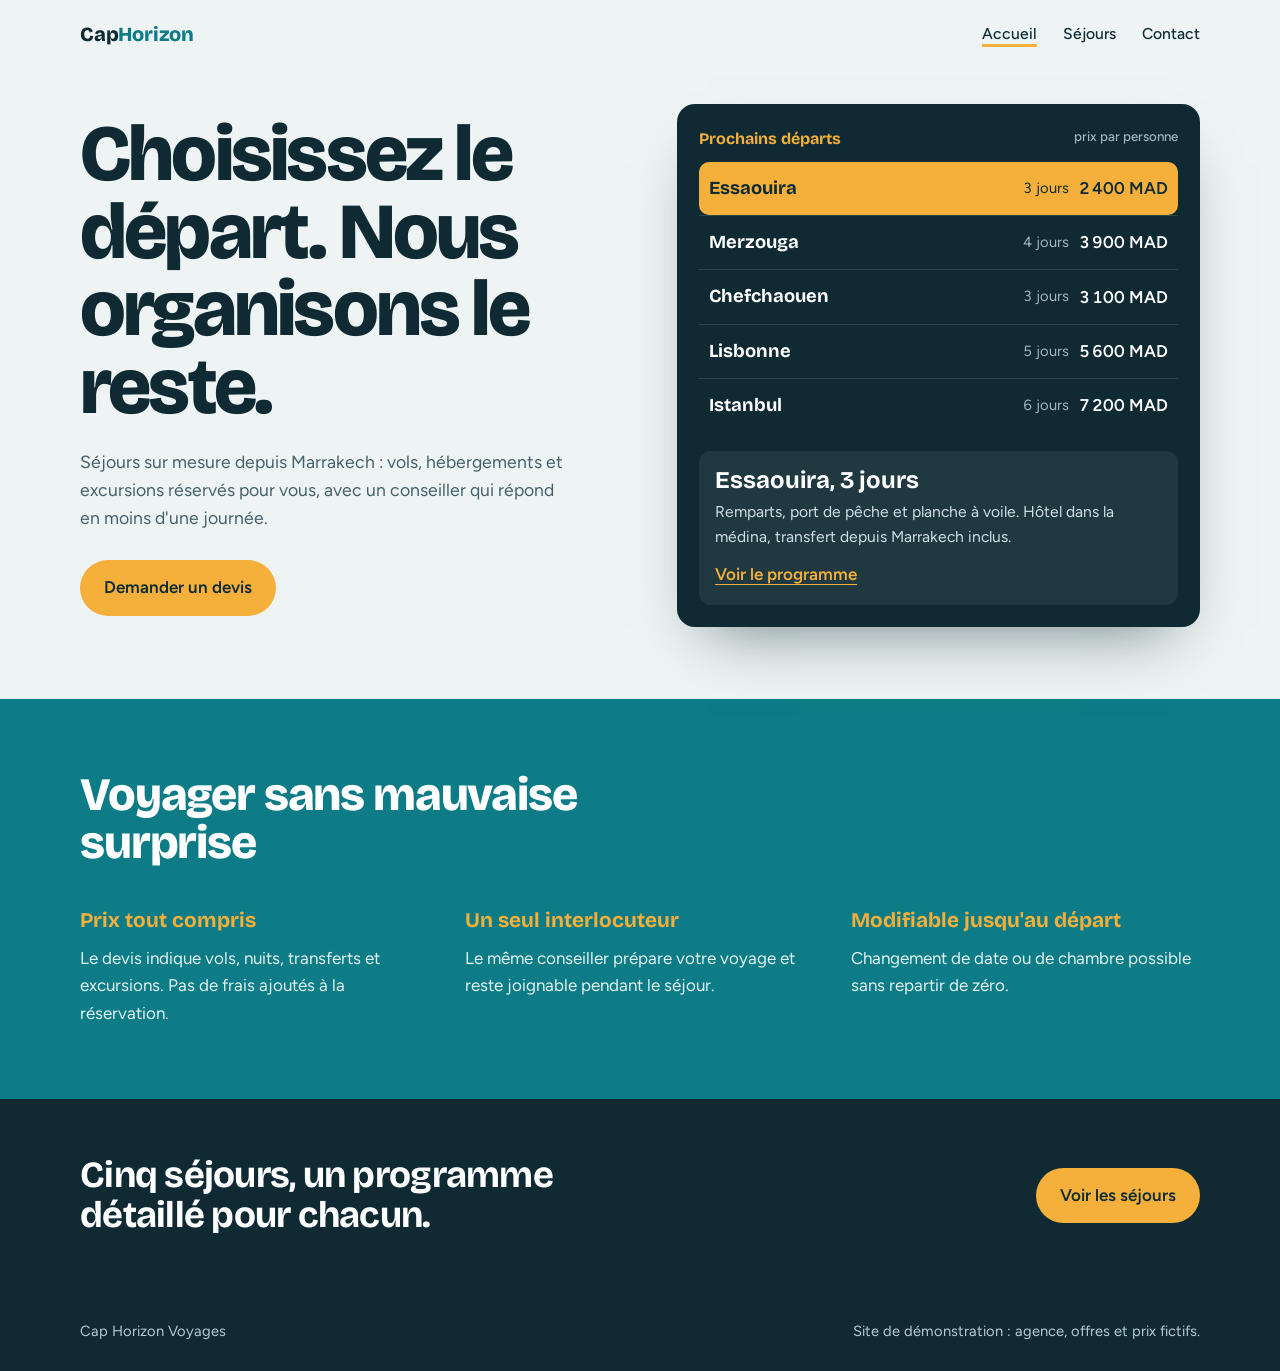
<file: index.html>
<!doctype html>
<html lang="fr">
<head>
<meta charset="utf-8">
<meta name="viewport" content="width=device-width, initial-scale=1">
<title>Cap Horizon Voyages — Agence de voyages à Marrakech</title>
<meta name="description" content="Cap Horizon Voyages : séjours sur mesure depuis Marrakech. Site de démonstration.">
<link rel="preconnect" href="https://fonts.googleapis.com">
<link rel="preconnect" href="https://fonts.gstatic.com" crossorigin>
<link href="https://fonts.googleapis.com/css2?family=Bricolage+Grotesque:opsz,wght@12..96,500;12..96,700;12..96,800&family=Figtree:wght@400;500;600&display=swap" rel="stylesheet">
<link rel="stylesheet" href="style.css">
</head>
<body>
<div class="wrap">
  <header class="top">
    <a class="logo" href="index.html">Cap<span>Horizon</span></a>
    <nav aria-label="Navigation principale">
      <a href="index.html" aria-current="page">Accueil</a>
      <a href="sejours.html">Séjours</a>
      <a href="contact.html">Contact</a>
    </nav>
  </header>
</div>
<div class="wrap">
  <div class="hero">
    <div>
      <h1>Choisissez le départ. Nous organisons le reste.</h1>
      <p class="lead">Séjours sur mesure depuis Marrakech : vols, hébergements et excursions réservés pour vous, avec un conseiller qui répond en moins d'une journée.</p>
      <a class="btn alt" href="contact.html">Demander un devis</a>
    </div>
    <div class="board" aria-label="Tableau des départs">
      <h2>Prochains départs <small>prix par personne</small></h2>
      <ul class="rows" id="rows"></ul>
      <div class="detail" id="detail" aria-live="polite"></div>
    </div>
  </div>
</div>

<section class="band">
  <div class="wrap">
    <h2 class="title">Voyager sans mauvaise surprise</h2>
    <div class="points">
      <div><h3>Prix tout compris</h3><p>Le devis indique vols, nuits, transferts et excursions. Pas de frais ajoutés à la réservation.</p></div>
      <div><h3>Un seul interlocuteur</h3><p>Le même conseiller prépare votre voyage et reste joignable pendant le séjour.</p></div>
      <div><h3>Modifiable jusqu'au départ</h3><p>Changement de date ou de chambre possible sans repartir de zéro.</p></div>
    </div>
  </div>
</section>

<div class="cta-band">
  <div class="wrap">
    <h2>Cinq séjours, un programme détaillé pour chacun.</h2>
    <a class="btn alt" href="sejours.html">Voir les séjours</a>
  </div>
</div>
<footer>
  <div class="wrap">
    <span>Cap Horizon Voyages</span>
    <span>Site de démonstration : agence, offres et prix fictifs.</span>
  </div>
</footer>
<script src="trips.js"></script>
<script>
const rows=document.getElementById("rows"),detail=document.getElementById("detail");
TRIPS.forEach((t,i)=>rows.insertAdjacentHTML("beforeend",`<li><button type="button" data-i="${i}" aria-pressed="false"><span class="city">${t.n}</span><span class="dur">${t.d}</span><span class="price">${fmt(t.p)}</span></button></li>`));
function show(i){
  const t=TRIPS[i];
  rows.querySelectorAll("button").forEach(b=>b.setAttribute("aria-pressed",b.dataset.i==i));
  detail.innerHTML=`<h3>${t.n}, ${t.d}</h3><p>${t.t}</p><a class="go" href="sejours.html#${t.n.toLowerCase()}">Voir le programme</a>`;
}
rows.addEventListener("click",e=>{const b=e.target.closest("button");if(b)show(+b.dataset.i)});
show(0);
</script>
</body>
</html>
</file>
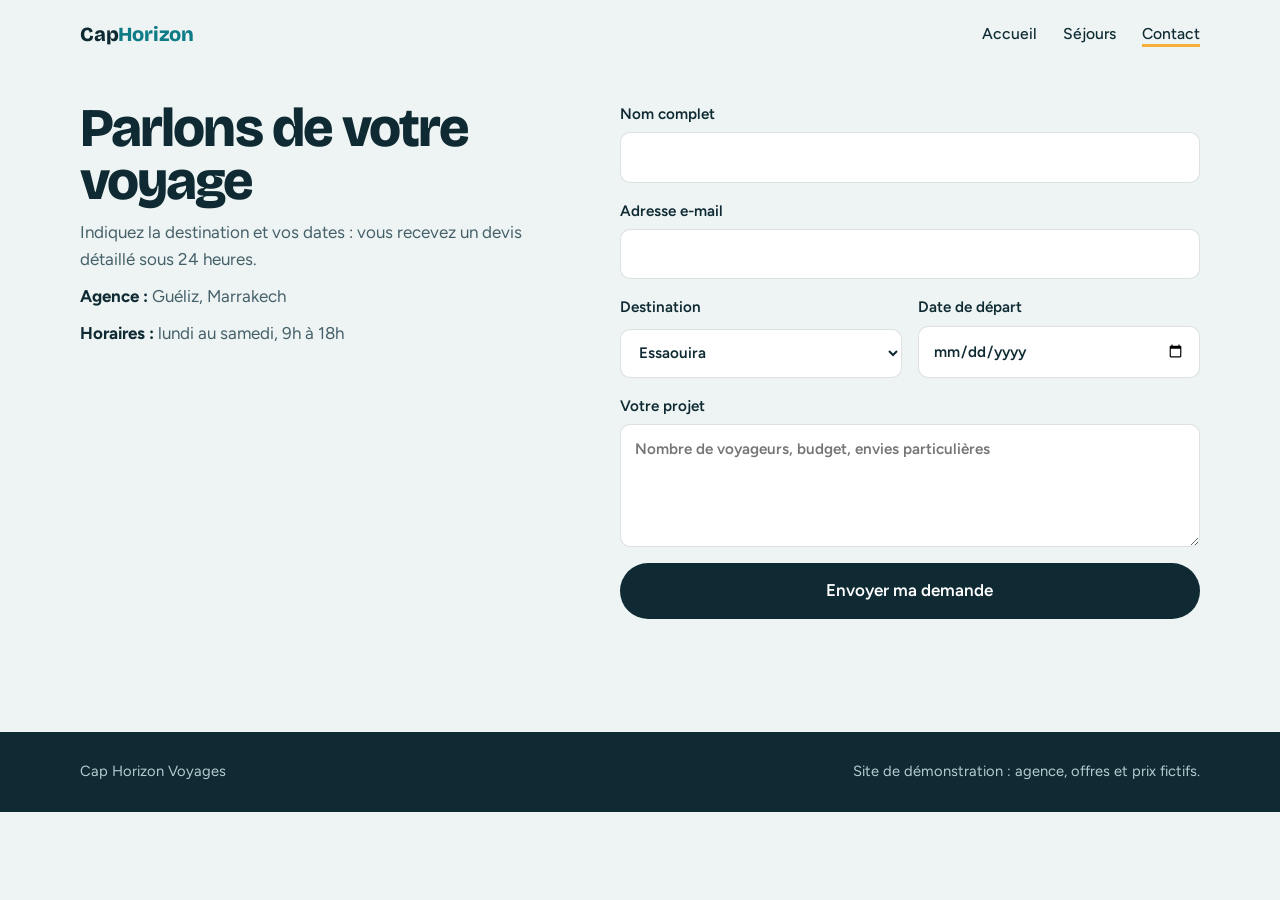
<file: contact.html>
<!doctype html>
<html lang="fr">
<head>
<meta charset="utf-8">
<meta name="viewport" content="width=device-width, initial-scale=1">
<title>Contact — Cap Horizon Voyages</title>
<meta name="description" content="Cap Horizon Voyages : séjours sur mesure depuis Marrakech. Site de démonstration.">
<link rel="preconnect" href="https://fonts.googleapis.com">
<link rel="preconnect" href="https://fonts.gstatic.com" crossorigin>
<link href="https://fonts.googleapis.com/css2?family=Bricolage+Grotesque:opsz,wght@12..96,500;12..96,700;12..96,800&family=Figtree:wght@400;500;600&display=swap" rel="stylesheet">
<link rel="stylesheet" href="style.css">
</head>
<body>
<div class="wrap">
  <header class="top">
    <a class="logo" href="index.html">Cap<span>Horizon</span></a>
    <nav aria-label="Navigation principale">
      <a href="index.html">Accueil</a>
      <a href="sejours.html">Séjours</a>
      <a href="contact.html" aria-current="page">Contact</a>
    </nav>
  </header>
</div>
<div class="wrap">
  <section style="padding-top:34px">
    <div class="contact">
      <div class="coords">
        <h1 style="font-size:clamp(2.2rem,5vw,3.4rem)">Parlons de votre voyage</h1>
        <p>Indiquez la destination et vos dates : vous recevez un devis détaillé sous 24 heures.</p>
        <p><strong>Agence :</strong> Guéliz, Marrakech</p>
        <p><strong>Horaires :</strong> lundi au samedi, 9h à 18h</p>
      </div>
      <form id="form" novalidate>
        <label>Nom complet <input name="nom" required autocomplete="name"></label>
        <label>Adresse e-mail <input name="email" type="email" required autocomplete="email"></label>
        <div class="two">
          <label>Destination <select name="dest" id="dest"></select></label>
          <label>Date de départ <input name="date" type="date"></label>
        </div>
        <label>Votre projet <textarea name="msg" rows="4" placeholder="Nombre de voyageurs, budget, envies particulières"></textarea></label>
        <button class="btn" type="submit">Envoyer ma demande</button>
        <p id="msg" role="status"></p>
      </form>
    </div>
  </section>
</div>
<footer>
  <div class="wrap">
    <span>Cap Horizon Voyages</span>
    <span>Site de démonstration : agence, offres et prix fictifs.</span>
  </div>
</footer>
<script src="trips.js"></script>
<script>
const dest=document.getElementById("dest");
TRIPS.forEach(t=>dest.insertAdjacentHTML("beforeend",`<option>${t.n}</option>`));
const q=new URLSearchParams(location.search).get("dest");
if(q&&TRIPS.some(t=>t.n===q))dest.value=q;
document.getElementById("form").addEventListener("submit",e=>{
  e.preventDefault();
  const f=e.target,m=document.getElementById("msg");
  if(!f.nom.value.trim()||!f.email.value||!f.email.validity.valid){m.style.color="#b3261e";m.textContent="Renseignez votre nom et une adresse e-mail valide.";return}
  m.style.color="";m.textContent="Demande reçue pour "+f.dest.value+". Ceci est une démonstration : aucun message n'est envoyé.";
  f.reset();
});
</script>
</body>
</html>
</file>
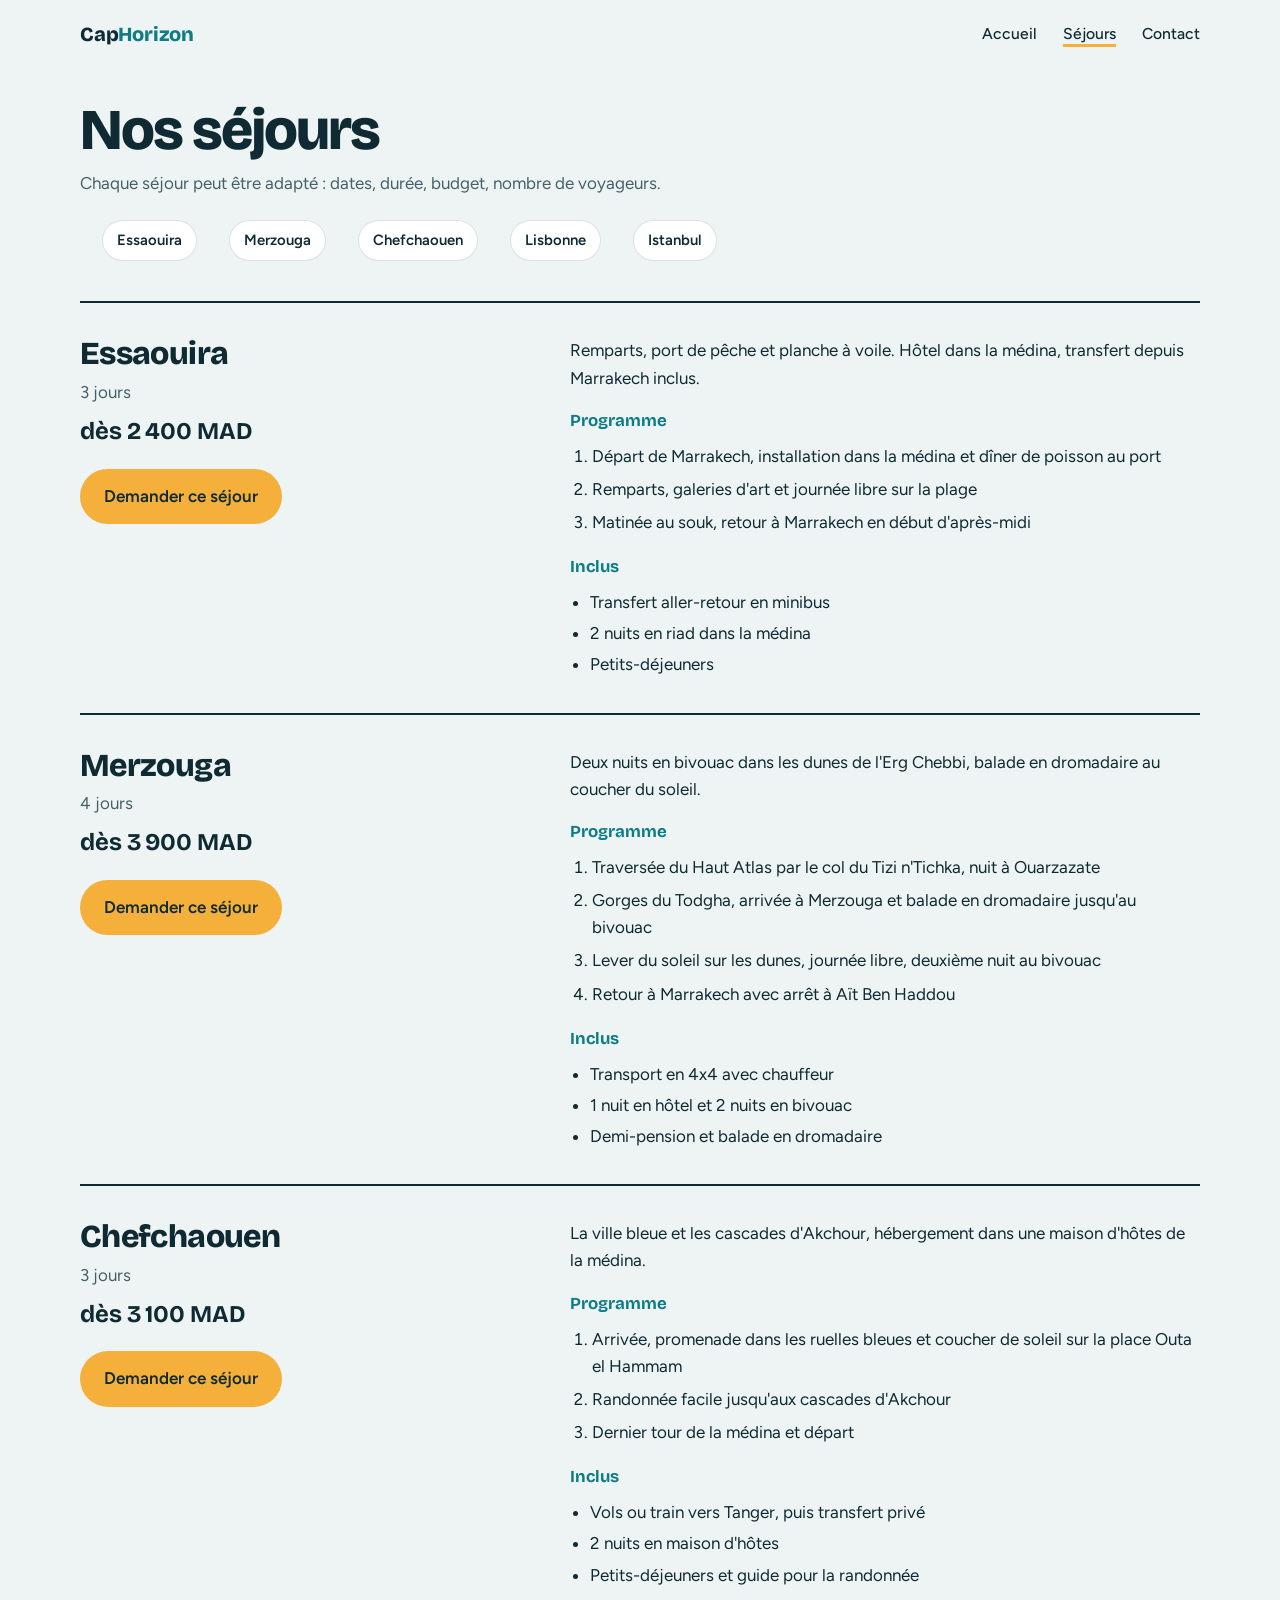
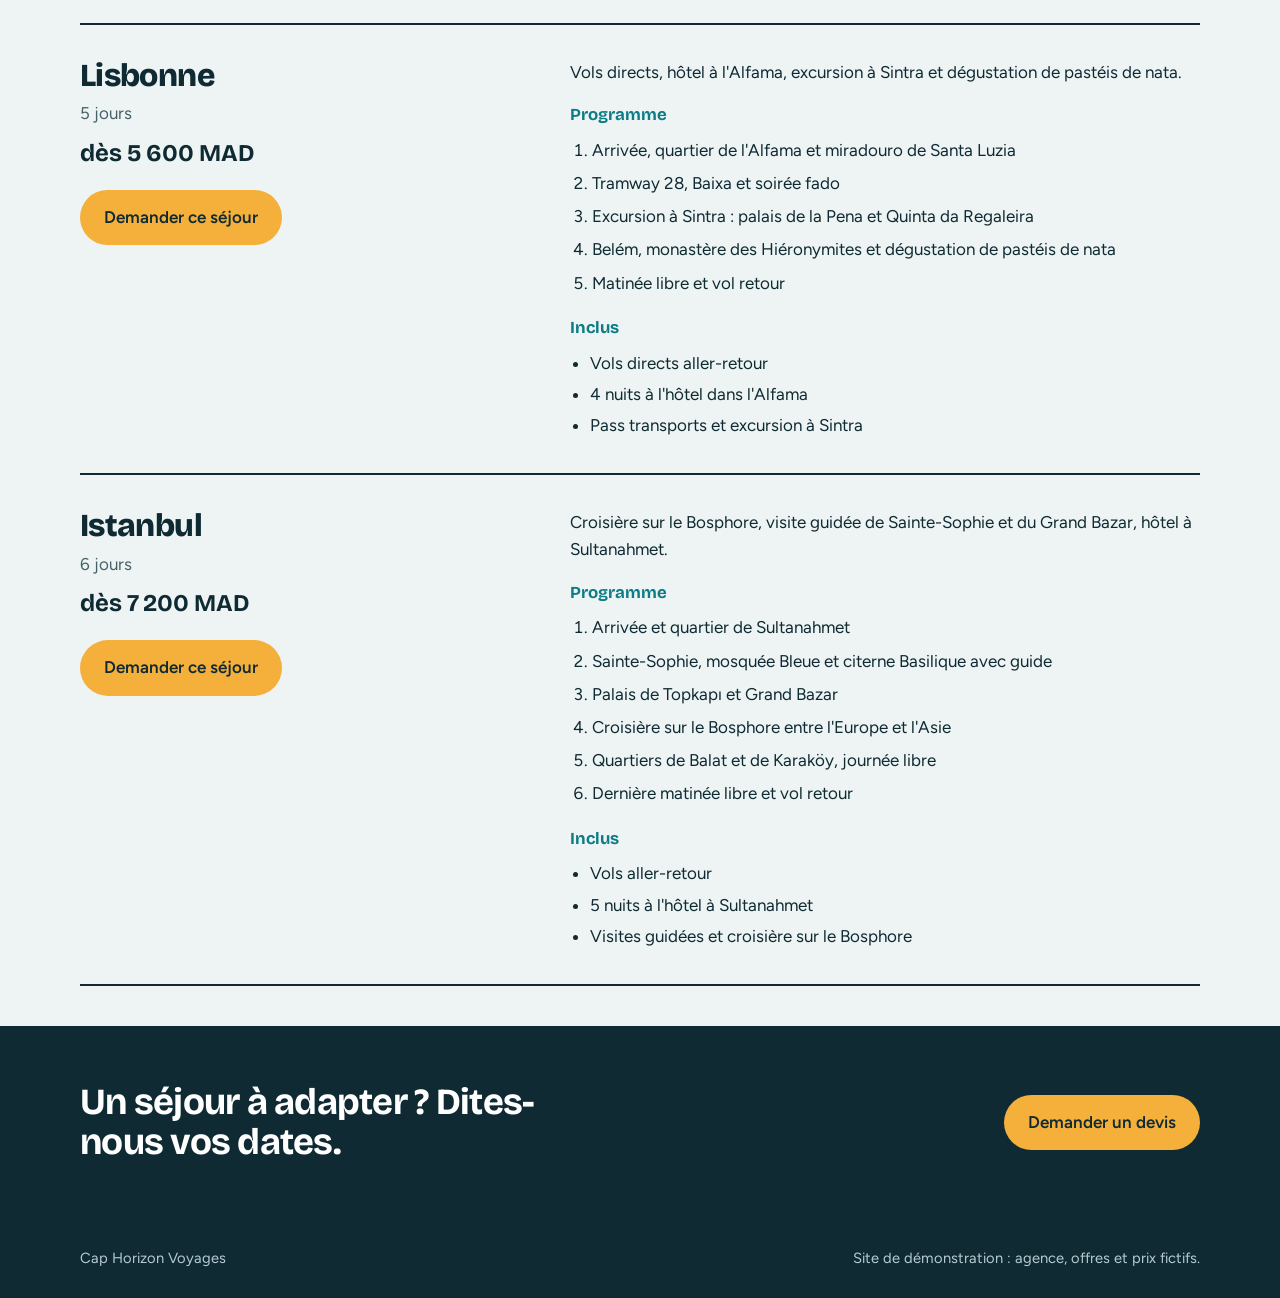
<file: sejours.html>
<!doctype html>
<html lang="fr">
<head>
<meta charset="utf-8">
<meta name="viewport" content="width=device-width, initial-scale=1">
<title>Séjours — Cap Horizon Voyages</title>
<meta name="description" content="Cap Horizon Voyages : séjours sur mesure depuis Marrakech. Site de démonstration.">
<link rel="preconnect" href="https://fonts.googleapis.com">
<link rel="preconnect" href="https://fonts.gstatic.com" crossorigin>
<link href="https://fonts.googleapis.com/css2?family=Bricolage+Grotesque:opsz,wght@12..96,500;12..96,700;12..96,800&family=Figtree:wght@400;500;600&display=swap" rel="stylesheet">
<link rel="stylesheet" href="style.css">
</head>
<body>
<div class="wrap">
  <header class="top">
    <a class="logo" href="index.html">Cap<span>Horizon</span></a>
    <nav aria-label="Navigation principale">
      <a href="index.html">Accueil</a>
      <a href="sejours.html" aria-current="page">Séjours</a>
      <a href="contact.html">Contact</a>
    </nav>
  </header>
</div>
<div class="wrap">
  <div class="page-head">
    <h1 style="font-size:clamp(2.2rem,5vw,3.6rem)">Nos séjours</h1>
    <p>Chaque séjour peut être adapté : dates, durée, budget, nombre de voyageurs.</p>
    <nav class="sub" id="sub" aria-label="Aller à un séjour"></nav>
  </div>
  <div id="fiches" style="margin-top:30px"></div>
</div>
<div class="cta-band" style="margin-top:40px">
  <div class="wrap">
    <h2>Un séjour à adapter ? Dites-nous vos dates.</h2>
    <a class="btn alt" href="contact.html">Demander un devis</a>
  </div>
</div>
<footer>
  <div class="wrap">
    <span>Cap Horizon Voyages</span>
    <span>Site de démonstration : agence, offres et prix fictifs.</span>
  </div>
</footer>
<script src="trips.js"></script>
<script>
const box=document.getElementById("fiches"),sub=document.getElementById("sub");
TRIPS.forEach(t=>{
  const id=t.n.toLowerCase();
  sub.insertAdjacentHTML("beforeend",`<a href="#${id}">${t.n}</a>`);
  box.insertAdjacentHTML("beforeend",`<article class="fiche" id="${id}">
    <div><h2>${t.n}</h2><p class="meta">${t.d}<b>dès ${fmt(t.p)}</b></p><a class="btn alt" href="contact.html?dest=${encodeURIComponent(t.n)}">Demander ce séjour</a></div>
    <div><p style="margin-bottom:16px">${t.t}</p>
      <h3>Programme</h3><ol>${t.prog.map(x=>`<li>${x}</li>`).join("")}</ol>
      <h3>Inclus</h3><ul>${t.inc.map(x=>`<li>${x}</li>`).join("")}</ul></div>
  </article>`);
});
</script>
</body>
</html>
</file>
<file: style.css>
:root{
  --ink:#0f2a33; --teal:#0e7c86; --mist:#edf4f3; --saffron:#f4b03a; --white:#fff;
  --line:rgba(15,42,51,.14); --muted:#46606a;
  --display:"Bricolage Grotesque",system-ui,sans-serif; --body:"Figtree",system-ui,sans-serif;
}
*{box-sizing:border-box;margin:0}
html{scroll-behavior:smooth}
body{font-family:var(--body);color:var(--ink);background:var(--mist);line-height:1.6;font-size:17px}
a{color:inherit}
:focus-visible{outline:3px solid var(--saffron);outline-offset:3px;border-radius:4px}
.wrap{max-width:1160px;margin:0 auto;padding:0 20px}

/* En-tête */
header.top{display:flex;align-items:center;justify-content:space-between;padding:18px 0}
.logo{font-family:var(--display);font-weight:800;font-size:1.25rem;text-decoration:none;letter-spacing:-.01em}
.logo span{color:var(--teal)}
nav a{margin-left:22px;text-decoration:none;font-weight:500;font-size:.98rem}
nav a:hover{text-decoration:underline;text-underline-offset:5px;text-decoration-color:var(--saffron);text-decoration-thickness:2px}

/* Hero */
.hero{display:grid;grid-template-columns:1.05fr 1fr;gap:48px;align-items:center;padding:36px 0 72px}
h1{font-family:var(--display);font-weight:800;font-size:clamp(2.6rem,6.2vw,5rem);line-height:.98;letter-spacing:-.035em}
.hero p.lead{margin:22px 0 28px;max-width:44ch;color:var(--muted);font-size:1.1rem}
.btn{display:inline-block;background:var(--ink);color:var(--white);padding:14px 24px;border-radius:999px;font-weight:600;text-decoration:none;border:0;font:inherit;font-weight:600;cursor:pointer}
.btn:hover{background:var(--teal)}
.btn.alt{background:var(--saffron);color:var(--ink)}
.btn.alt:hover{background:#ffc254}

/* Tableau des départs */
.board{background:var(--ink);color:var(--white);border-radius:18px;padding:22px;box-shadow:0 30px 60px -30px rgba(15,42,51,.6)}
.board h2{font-family:var(--display);font-size:1rem;font-weight:700;color:var(--saffron);display:flex;justify-content:space-between;margin-bottom:10px}
.board h2 small{color:#9fb8bf;font-weight:500;font-family:var(--body)}
.rows{list-style:none;padding:0;display:grid}
.rows button{all:unset;box-sizing:border-box;width:100%;display:grid;grid-template-columns:1fr auto auto;gap:10px;align-items:center;padding:12px 10px;border-top:1px solid rgba(255,255,255,.12);cursor:pointer;font-variant-numeric:tabular-nums}
.rows li:first-child button{border-top:0}
.rows .city{font-family:var(--display);font-weight:700;font-size:1.15rem}
.rows .dur{color:#9fb8bf;font-size:.92rem}
.rows .price{font-weight:600;white-space:nowrap}
.rows .dur{white-space:nowrap}
.rows button:hover{background:rgba(255,255,255,.06)}
.rows button[aria-pressed="true"]{background:var(--saffron);color:var(--ink);border-radius:10px}
.rows button[aria-pressed="true"] .dur{color:var(--ink)}
.detail{margin-top:18px;padding:16px;border-radius:12px;background:rgba(255,255,255,.07);min-height:126px}
.detail h3{font-family:var(--display);font-size:1.5rem;line-height:1.1;margin-bottom:6px}
.detail p{color:#cfe0e4;font-size:.98rem}
.detail .go{margin-top:12px;display:inline-block;color:var(--saffron);font-weight:600;text-decoration:underline;text-underline-offset:4px;background:none;border:0;cursor:pointer;font:inherit;font-weight:600}

/* Sections */
section{padding:72px 0}
h2.title{font-family:var(--display);font-weight:800;font-size:clamp(1.9rem,4vw,2.9rem);letter-spacing:-.025em;line-height:1.05;max-width:18ch}
.intro{margin-top:14px;color:var(--muted);max-width:56ch}

/* Offres : liste éditoriale */
.offers{margin-top:36px;border-top:2px solid var(--ink)}
.offer{display:grid;grid-template-columns:1.1fr 2fr auto;gap:24px;align-items:baseline;padding:22px 0;border-bottom:1px solid var(--line)}
.offer h3{font-family:var(--display);font-size:1.5rem;letter-spacing:-.01em}
.offer p{color:var(--muted)}
.offer .tag{font-weight:600;white-space:nowrap}
.offer .tag b{font-family:var(--display);font-size:1.4rem}

/* Atouts */
.band{background:var(--teal);color:var(--white)}
.band h2.title{color:var(--white)}
.points{display:grid;grid-template-columns:repeat(3,1fr);gap:36px;margin-top:36px}
.points h3{font-family:var(--display);font-size:1.3rem;margin-bottom:8px;color:var(--saffron)}
.points p{color:#e3f3f4}

/* Contact */
.contact{display:grid;grid-template-columns:1fr 1.2fr;gap:56px}
form{display:grid;gap:16px}
label{display:grid;gap:6px;font-weight:600;font-size:.95rem}
input,select,textarea{font:inherit;padding:12px 14px;border:1.5px solid var(--line);border-radius:10px;background:var(--white);color:var(--ink)}
input:focus,select:focus,textarea:focus{border-color:var(--teal);outline:3px solid rgba(14,124,134,.25)}
.two{display:grid;grid-template-columns:1fr 1fr;gap:16px}
#msg{min-height:1.5em;font-weight:600;color:var(--teal)}
.coords p{margin-top:10px;color:var(--muted)}
.coords strong{color:var(--ink)}

footer{background:var(--ink);color:#b7ccd2;padding:28px 0;font-size:.92rem}
footer .wrap{display:flex;justify-content:space-between;gap:16px;flex-wrap:wrap}

@media (max-width:860px){
  .hero,.contact{grid-template-columns:1fr;gap:32px}
  .offer{grid-template-columns:1fr;gap:6px}
  .points{grid-template-columns:1fr;gap:24px}
  nav a{margin-left:14px}
  .two{grid-template-columns:1fr}
  section{padding:52px 0}
}
@media (prefers-reduced-motion:reduce){html{scroll-behavior:auto}}

nav a[aria-current="page"]{text-decoration:underline;text-underline-offset:5px;text-decoration-color:var(--saffron);text-decoration-thickness:3px}
.page-head{padding:34px 0 10px}
.page-head p{margin-top:12px;color:var(--muted);max-width:56ch}
.fiche{display:grid;grid-template-columns:1fr 1.4fr;gap:40px;padding:34px 0;border-top:2px solid var(--ink)}
.fiche:last-of-type{border-bottom:2px solid var(--ink)}
.fiche h2{font-family:var(--display);font-weight:800;font-size:2rem;letter-spacing:-.02em;line-height:1.05}
.fiche .meta{margin-top:8px;color:var(--muted)}
.fiche .meta b{font-family:var(--display);font-size:1.5rem;color:var(--ink);display:block;margin-top:6px}
.fiche .btn{margin-top:18px}
.fiche h3{font-family:var(--display);font-size:1.05rem;margin:0 0 8px;color:var(--teal)}
.fiche ol{padding-left:1.3em;display:grid;gap:6px;margin-bottom:18px}
.fiche ul{padding-left:1.2em;display:grid;gap:4px}
.sub{display:flex;gap:10px;flex-wrap:wrap;margin-top:22px}
.sub a{padding:8px 14px;border:1.5px solid var(--line);border-radius:999px;text-decoration:none;font-weight:600;font-size:.93rem;background:#fff}
.sub a:hover{border-color:var(--teal);color:var(--teal)}
.cta-band{background:var(--ink);color:#fff;padding:56px 0}
.cta-band .wrap{display:flex;justify-content:space-between;align-items:center;gap:24px;flex-wrap:wrap}
.cta-band h2{font-family:var(--display);font-size:clamp(1.6rem,3.4vw,2.3rem);letter-spacing:-.02em;max-width:22ch;line-height:1.1}
@media (max-width:860px){.fiche{grid-template-columns:1fr;gap:18px}}
</file>
